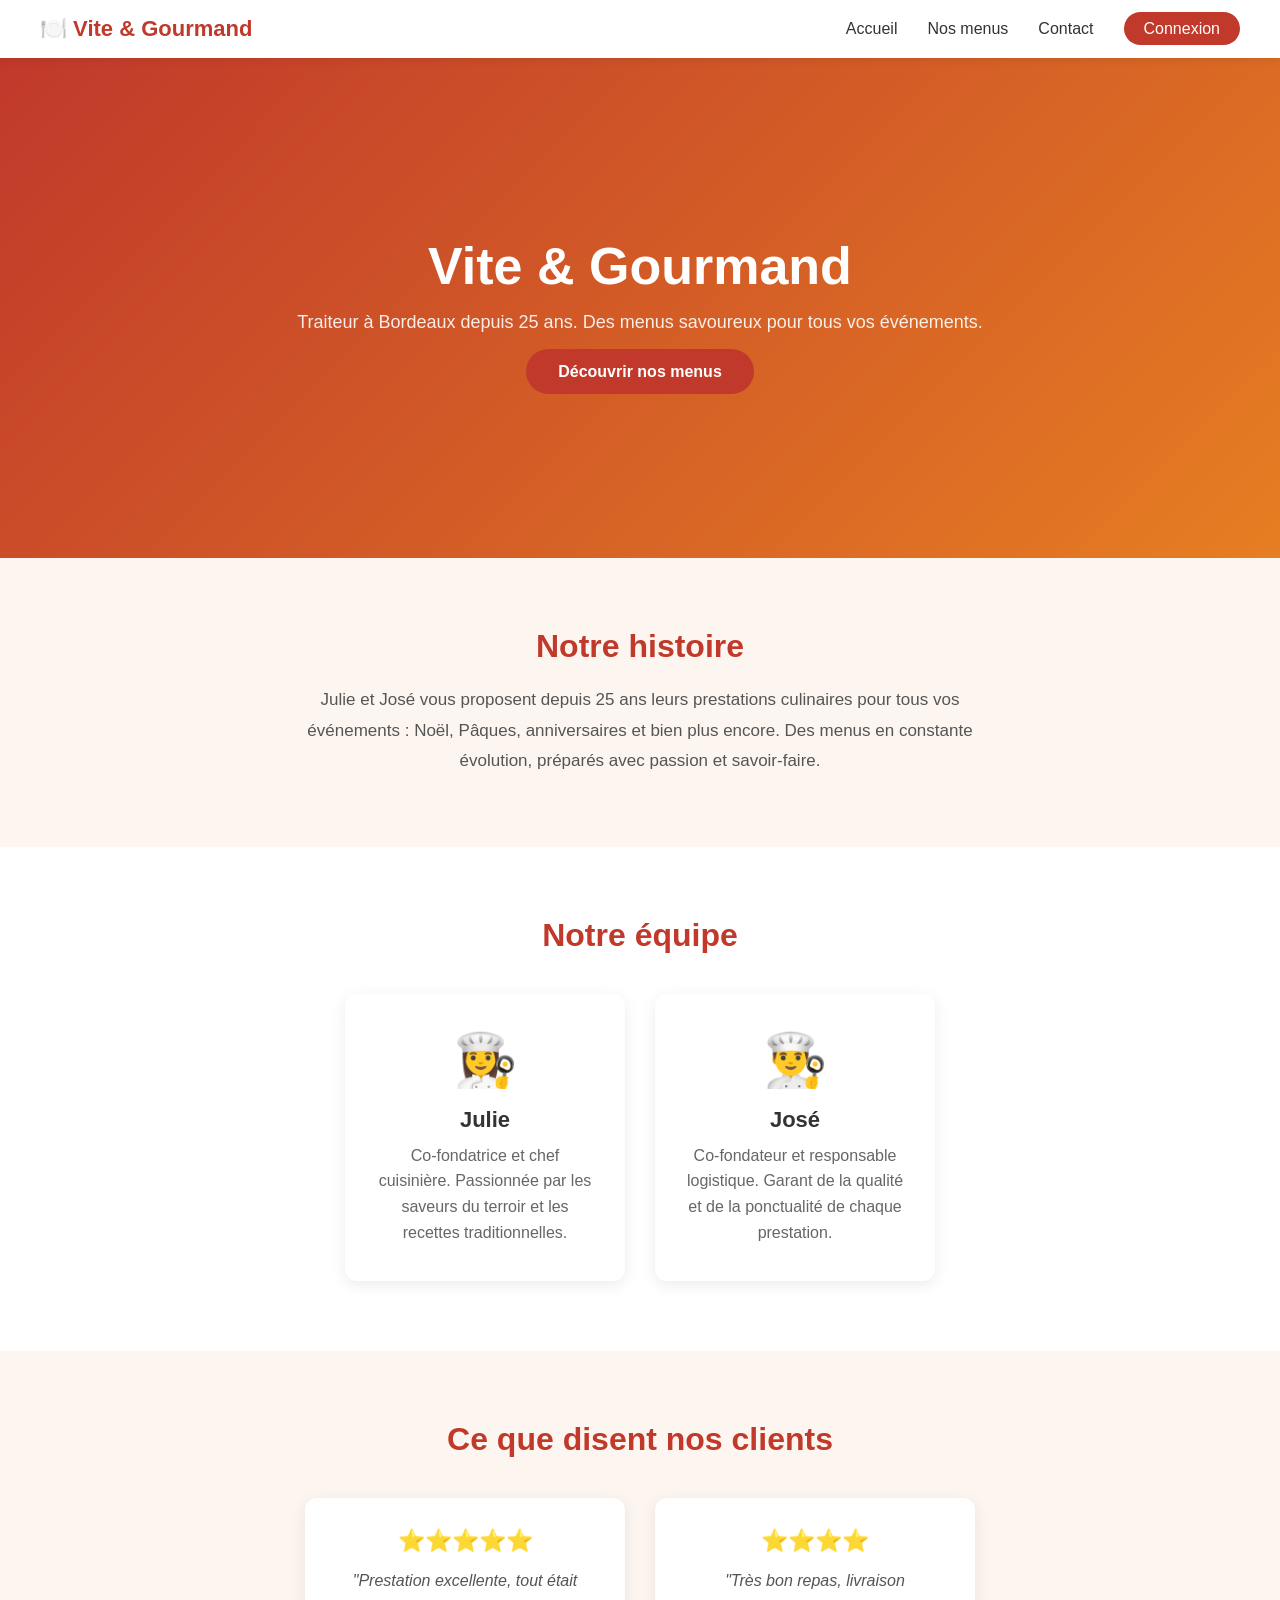
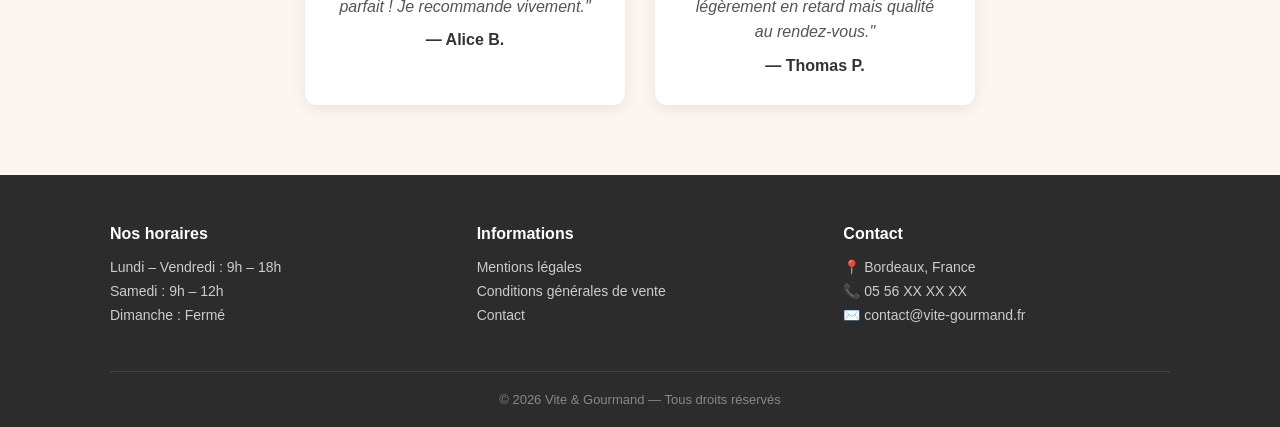
<file: public/index.html>
<!DOCTYPE html>
<html lang="fr">
<head>
  <meta charset="UTF-8">
  <meta name="viewport" content="width=device-width, initial-scale=1.0">
  <title>Vite & Gourmand</title>
  <link rel="stylesheet" href="css/style.css">
</head>
<body>

  <!-- NAVBAR -->
  <nav class="navbar">
    <div class="nav-logo">🍽️ Vite & Gourmand</div>
    <ul class="nav-links">
      <li><a href="index.html">Accueil</a></li>
      <li><a href="menus.html">Nos menus</a></li>
      <li><a href="contact.html">Contact</a></li>
      <li><a href="login.html" class="btn-connexion">Connexion</a></li>
    </ul>
  </nav>

  <!-- HERO -->
  <section class="hero">
    <div class="hero-content">
      <h1>Vite & Gourmand</h1>
      <p>Traiteur à Bordeaux depuis 25 ans. Des menus savoureux pour tous vos événements.</p>
      <a href="menus.html" class="btn-primary">Découvrir nos menus</a>
    </div>
  </section>

  <!-- PRÉSENTATION -->
  <section class="presentation">
    <div class="container">
      <h2>Notre histoire</h2>
      <p>Julie et José vous proposent depuis 25 ans leurs prestations culinaires pour tous vos événements : Noël, Pâques, anniversaires et bien plus encore. Des menus en constante évolution, préparés avec passion et savoir-faire.</p>
    </div>
  </section>

  <!-- ÉQUIPE -->
  <section class="equipe">
    <div class="container">
      <h2>Notre équipe</h2>
      <div class="equipe-cards">
        <div class="card">
          <div class="card-avatar">👩‍🍳</div>
          <h3>Julie</h3>
          <p>Co-fondatrice et chef cuisinière. Passionnée par les saveurs du terroir et les recettes traditionnelles.</p>
        </div>
        <div class="card">
          <div class="card-avatar">👨‍🍳</div>
          <h3>José</h3>
          <p>Co-fondateur et responsable logistique. Garant de la qualité et de la ponctualité de chaque prestation.</p>
        </div>
      </div>
    </div>
  </section>

  <!-- AVIS CLIENTS -->
  <section class="avis">
    <div class="container">
      <h2>Ce que disent nos clients</h2>
      <div class="avis-cards">
        <div class="avis-card">
          <div class="etoiles">⭐⭐⭐⭐⭐</div>
          <p>"Prestation excellente, tout était parfait ! Je recommande vivement."</p>
          <span>— Alice B.</span>
        </div>
        <div class="avis-card">
          <div class="etoiles">⭐⭐⭐⭐</div>
          <p>"Très bon repas, livraison légèrement en retard mais qualité au rendez-vous."</p>
          <span>— Thomas P.</span>
        </div>
      </div>
    </div>
  </section>

  <!-- FOOTER -->
  <footer class="footer">
    <div class="container">
      <div class="footer-grid">
        <div class="footer-horaires">
          <h4>Nos horaires</h4>
          <ul>
            <li>Lundi – Vendredi : 9h – 18h</li>
            <li>Samedi : 9h – 12h</li>
            <li>Dimanche : Fermé</li>
          </ul>
        </div>
        <div class="footer-links">
          <h4>Informations</h4>
          <ul>
            <li><a href="mentions-legales.html">Mentions légales</a></li>
            <li><a href="cgv.html">Conditions générales de vente</a></li>
            <li><a href="contact.html">Contact</a></li>
          </ul>
        </div>
        <div class="footer-contact">
          <h4>Contact</h4>
          <p>📍 Bordeaux, France</p>
          <p>📞 05 56 XX XX XX</p>
          <p>✉️ contact@vite-gourmand.fr</p>
        </div>
      </div>
      <div class="footer-bottom">
        <p>© 2026 Vite & Gourmand — Tous droits réservés</p>
      </div>
    </div>
  </footer>

</body>
</html>
</file>
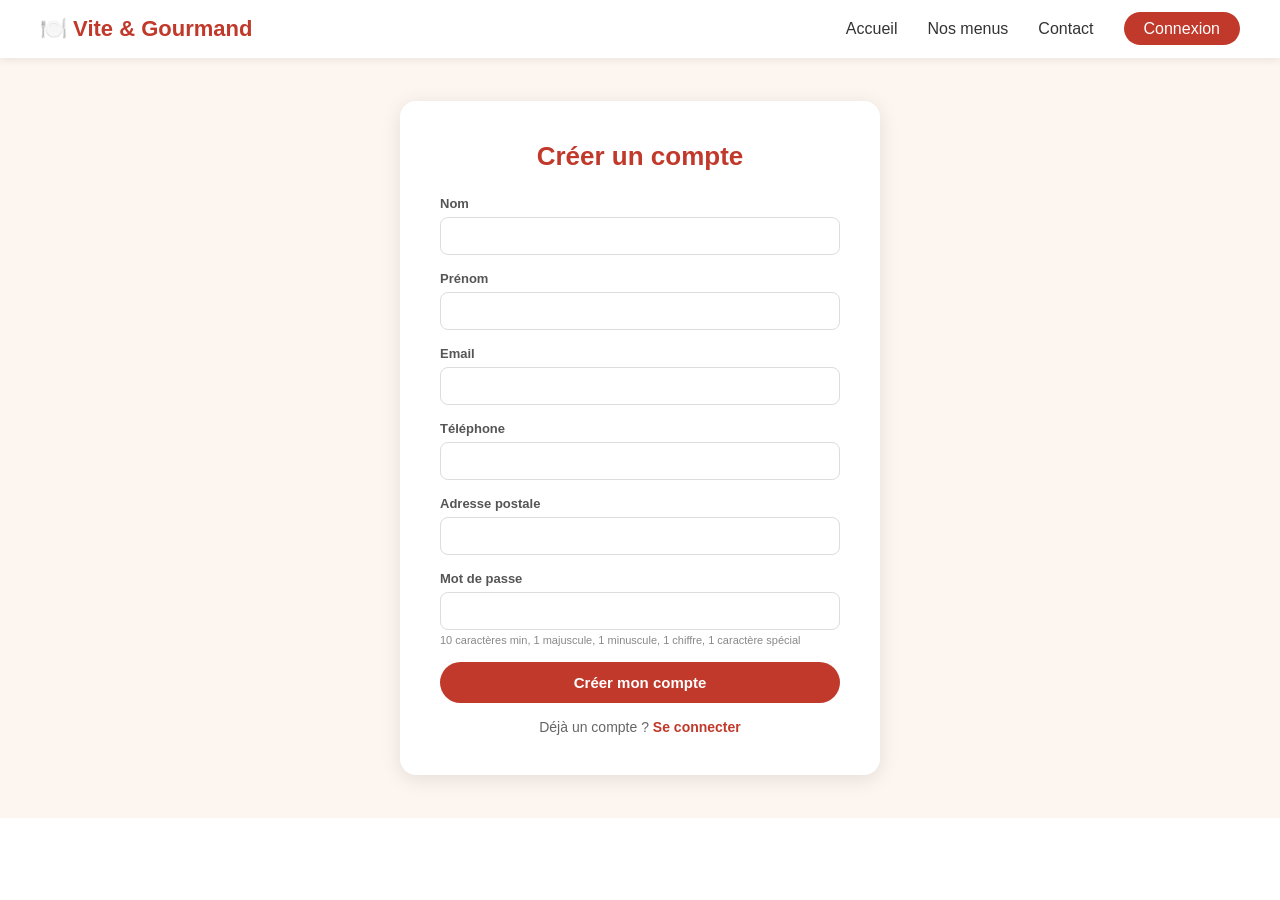
<file: public/inscription.html>
<!DOCTYPE html>
<html lang="fr">
<head>
<meta charset="UTF-8">
<title>Inscription – Vite & Gourmand</title>
<link rel="stylesheet" href="css/style.css">
</head>
<body>
<nav class="navbar">
  <div class="nav-logo">🍽️ Vite & Gourmand</div>
  <ul class="nav-links">
    <li><a href="index.html">Accueil</a></li>
    <li><a href="menus.html">Nos menus</a></li>
    <li><a href="contact.html">Contact</a></li>
    <li><a href="login.html" class="btn-connexion">Connexion</a></li>
  </ul>
</nav>
<section class="auth-section">
  <div class="auth-container">
    <div class="auth-box">
      <h2>Créer un compte</h2>
      <div id="msg-erreur" style="color:red;display:none;margin-bottom:10px"></div>
      <div id="msg-succes" style="color:green;display:none;margin-bottom:10px"></div>
      <div class="form-group"><label>Nom</label><input type="text" id="nom"></div>
      <div class="form-group"><label>Prénom</label><input type="text" id="prenom"></div>
      <div class="form-group"><label>Email</label><input type="email" id="email"></div>
      <div class="form-group"><label>Téléphone</label><input type="text" id="telephone"></div>
      <div class="form-group"><label>Adresse postale</label><input type="text" id="adresse"></div>
      <div class="form-group"><label>Mot de passe</label><input type="password" id="mdp">
        <small>10 caractères min, 1 majuscule, 1 minuscule, 1 chiffre, 1 caractère spécial</small>
      </div>
      <button class="btn-primary btn-full" onclick="sInscrire()">Créer mon compte</button>
      <p class="switch-auth">Déjà un compte ? <a href="login.html">Se connecter</a></p>
    </div>
  </div>
</section>
<script>
function sInscrire() {
  const nom = document.getElementById('nom').value.trim();
  const prenom = document.getElementById('prenom').value.trim();
  const email = document.getElementById('email').value.trim();
  const telephone = document.getElementById('telephone').value.trim();
  const adresse = document.getElementById('adresse').value.trim();
  const mdp = document.getElementById('mdp').value.trim();
  const erreur = document.getElementById('msg-erreur');
  const succes = document.getElementById('msg-succes');
  erreur.style.display = 'none';
  const regexMdp = /^(?=.*[a-z])(?=.*[A-Z])(?=.*\d)(?=.*[\W_]).{10,}$/;
  if (!nom || !prenom || !email || !telephone || !adresse || !mdp) {
    erreur.textContent = 'Veuillez remplir tous les champs.';
    erreur.style.display = 'block'; return;
  }
  if (!regexMdp.test(mdp)) {
    erreur.textContent = 'Mot de passe invalide : 10 caractères min, 1 majuscule, 1 minuscule, 1 chiffre, 1 caractère spécial.';
    erreur.style.display = 'block'; return;
  }
  const user = {nom, prenom, email, telephone, adresse, role: 'utilisateur'};
  localStorage.setItem('user', JSON.stringify(user));
  succes.textContent = 'Compte créé ! Un email de bienvenue vous a été envoyé. Redirection...';
  succes.style.display = 'block';
  setTimeout(() => window.location.href = 'index.html', 2000);
}
</script>
</body>
</html>
</file>
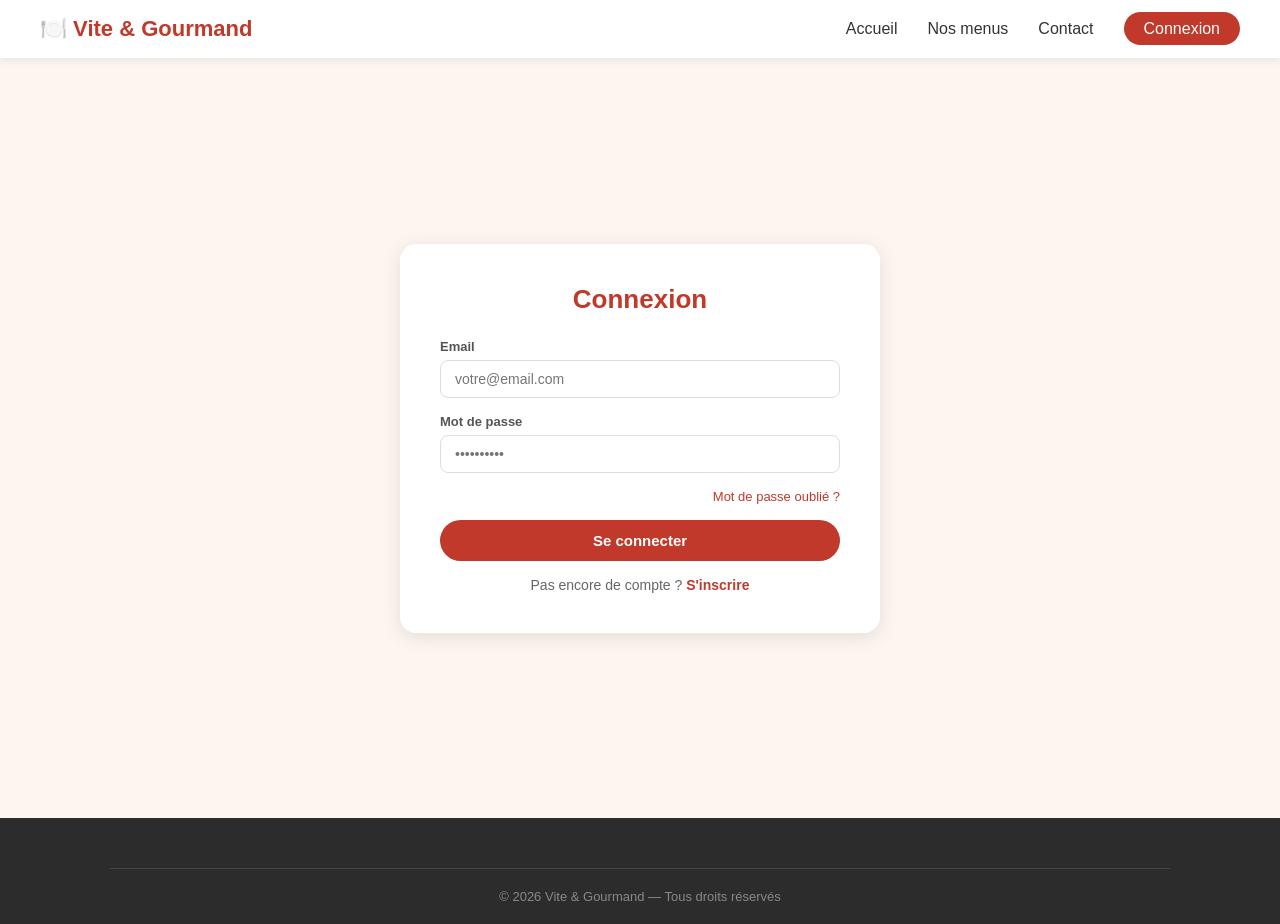
<file: public/login.html>
<!DOCTYPE html>
<html lang="fr">
<head>
  <meta charset="UTF-8">
  <meta name="viewport" content="width=device-width, initial-scale=1.0">
  <title>Connexion – Vite & Gourmand</title>
  <link rel="stylesheet" href="css/style.css">
</head>
<body>

  <nav class="navbar">
    <div class="nav-logo">🍽️ Vite & Gourmand</div>
    <ul class="nav-links">
      <li><a href="index.html">Accueil</a></li>
      <li><a href="menus.html">Nos menus</a></li>
      <li><a href="contact.html">Contact</a></li>
      <li><a href="login.html" class="btn-connexion">Connexion</a></li>
    </ul>
  </nav>

  <section class="auth-section">
    <div class="auth-container">

      <!-- CONNEXION -->
      <div class="auth-box" id="box-connexion">
        <h2>Connexion</h2>
        <div class="form-group">
          <label>Email</label>
          <input type="email" placeholder="votre@email.com">
        </div>
        <div class="form-group">
          <label>Mot de passe</label>
          <input type="password" placeholder="••••••••••">
        </div>
        <a href="#" class="forgot-password">Mot de passe oublié ?</a>
        <div id="msg-erreur" style="color:red;display:none;margin-bottom:10px"></div>
        <button class="btn-primary btn-full">Se connecter</button>
        <p class="switch-auth">Pas encore de compte ? <a href="inscription.html">S'inscrire</a></p>
      </div>

    </div>
  </section>

  <footer class="footer">
    <div class="container">
      <div class="footer-bottom">
        <p>© 2026 Vite & Gourmand — Tous droits réservés</p>
      </div>
    </div>
  </footer>
<script>
function seConnecter() {
  const email = document.getElementById('login-email').value.trim();
  const mdp = document.getElementById('login-mdp').value.trim();
  const erreur = document.getElementById('msg-erreur');
  const comptes = [
    {email:'admin@vite-gourmand.fr', mot_de_passe:'Admin@2026', role:'administrateur'},
    {email:'employe@vite-gourmand.fr', mot_de_passe:'Employe@2026', role:'employe'},
    {email:'user@vite-gourmand.fr', mot_de_passe:'User@2026', role:'utilisateur'}
  ];
  const compte = comptes.find(c => c.email === email && c.mot_de_passe === mdp);
  if (compte) {
    localStorage.setItem('user', JSON.stringify(compte));
    window.location.href = 'index.html';
  } else {
    erreur.textContent = 'Email ou mot de passe incorrect.';
    erreur.style.display = 'block';
  }
}
</script>
</body>
</html>
</file>
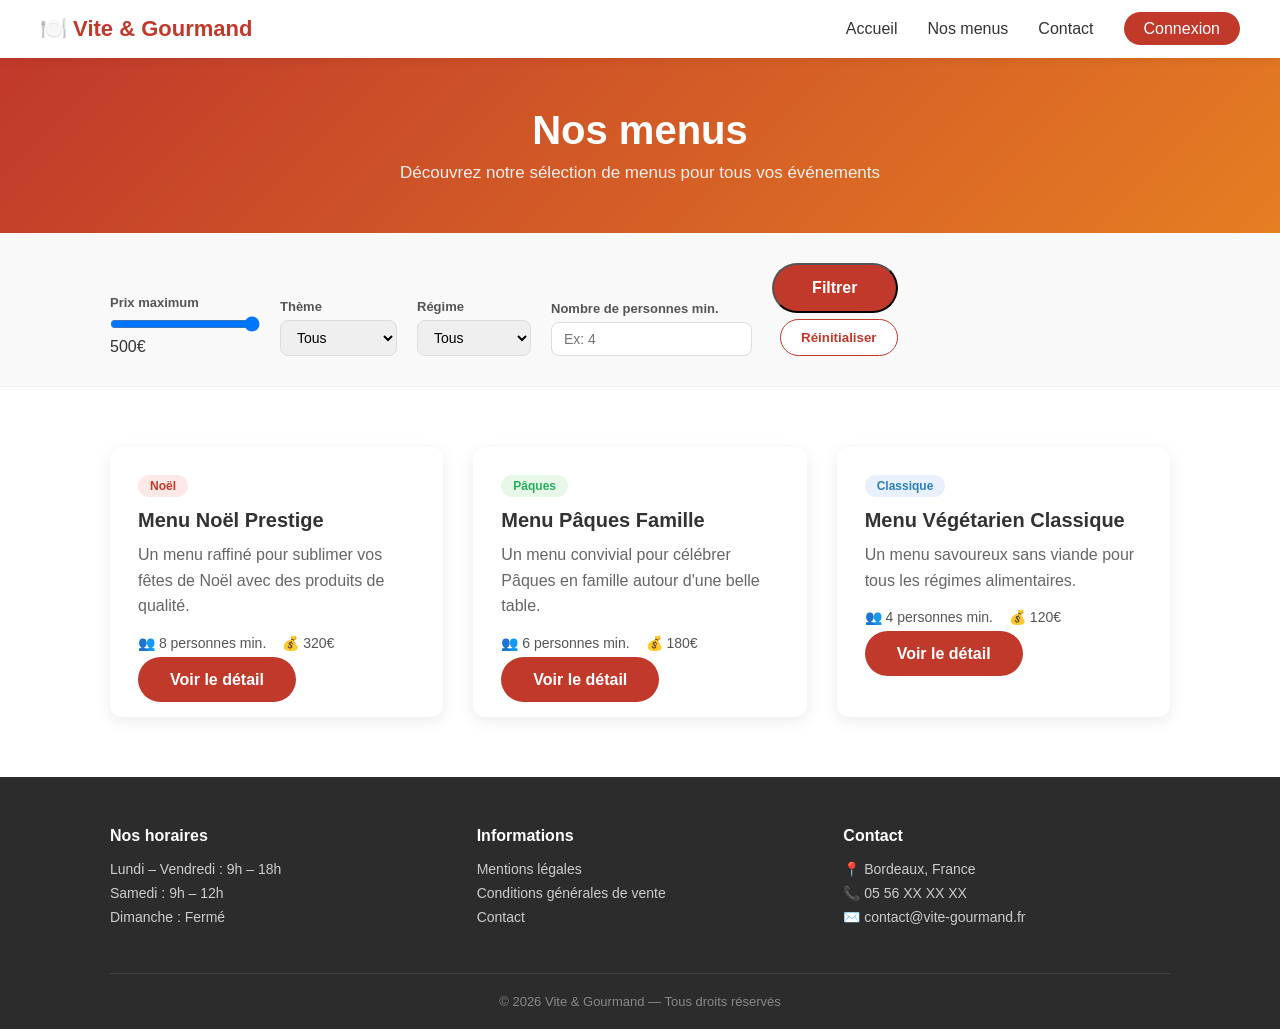
<file: public/menus.html>
<!DOCTYPE html>
<html lang="fr">
<head>
  <meta charset="UTF-8">
  <meta name="viewport" content="width=device-width, initial-scale=1.0">
  <title>Nos menus – Vite & Gourmand</title>
  <link rel="stylesheet" href="css/style.css">
</head>
<body>

  <!-- NAVBAR -->
  <nav class="navbar">
    <div class="nav-logo">🍽️ Vite & Gourmand</div>
    <ul class="nav-links">
      <li><a href="index.html">Accueil</a></li>
      <li><a href="menus.html">Nos menus</a></li>
      <li><a href="contact.html">Contact</a></li>
      <li><a href="login.html" class="btn-connexion">Connexion</a></li>
    </ul>
  </nav>

  <!-- TITRE PAGE -->
  <section class="page-header">
    <div class="container">
      <h1>Nos menus</h1>
      <p>Découvrez notre sélection de menus pour tous vos événements</p>
    </div>
  </section>

  <!-- FILTRES -->
  <section class="filtres">
    <div class="container">
      <div class="filtres-grid">

        <div class="filtre-item">
          <label>Prix maximum</label>
          <input type="range" id="filtre-prix" min="0" max="500" value="500">
          <span id="prix-label">500€</span>
        </div>

        <div class="filtre-item">
          <label>Thème</label>
          <select id="filtre-theme">
            <option value="">Tous</option>
            <option value="noel">Noël</option>
            <option value="paques">Pâques</option>
            <option value="classique">Classique</option>
            <option value="evenement">Événement</option>
          </select>
        </div>

        <div class="filtre-item">
          <label>Régime</label>
          <select id="filtre-regime">
            <option value="">Tous</option>
            <option value="classique">Classique</option>
            <option value="vegetarien">Végétarien</option>
            <option value="vegan">Vegan</option>
          </select>
        </div>

        <div class="filtre-item">
          <label>Nombre de personnes min.</label>
          <input type="number" id="filtre-personnes" min="1" placeholder="Ex: 4">
        </div>

        <div class="filtre-item">
          <button class="btn-primary" onclick="filtrerMenus()">Filtrer</button>
          <button class="btn-reset" onclick="resetFiltres()">Réinitialiser</button>
        </div>

      </div>
    </div>
  </section>

  <!-- LISTE DES MENUS -->
  <section class="menus-liste">
    <div class="container">
      <div class="menus-grid" id="menus-grid">

        <div class="menu-card" data-prix="320" data-theme="noel" data-regime="classique" data-personnes="8">
          <div class="menu-badge noel">Noël</div>
          <h3>Menu Noël Prestige</h3>
          <p>Un menu raffiné pour sublimer vos fêtes de Noël avec des produits de qualité.</p>
          <div class="menu-infos">
            <span>👥 8 personnes min.</span>
            <span>💰 320€</span>
          </div>
          <a href="detail-menu.html" class="btn-primary">Voir le détail</a>
        </div>

        <div class="menu-card" data-prix="180" data-theme="paques" data-regime="classique" data-personnes="6">
          <div class="menu-badge paques">Pâques</div>
          <h3>Menu Pâques Famille</h3>
          <p>Un menu convivial pour célébrer Pâques en famille autour d'une belle table.</p>
          <div class="menu-infos">
            <span>👥 6 personnes min.</span>
            <span>💰 180€</span>
          </div>
          <a href="detail-menu.html" class="btn-primary">Voir le détail</a>
        </div>

        <div class="menu-card" data-prix="120" data-theme="classique" data-regime="vegetarien" data-personnes="4">
          <div class="menu-badge classique">Classique</div>
          <h3>Menu Végétarien Classique</h3>
          <p>Un menu savoureux sans viande pour tous les régimes alimentaires.</p>
          <div class="menu-infos">
            <span>👥 4 personnes min.</span>
            <span>💰 120€</span>
          </div>
          <a href="detail-menu.html" class="btn-primary">Voir le détail</a>
        </div>

      </div>
      <p id="aucun-resultat" style="display:none; text-align:center; color:#888; margin-top:40px;">Aucun menu ne correspond à vos critères.</p>
    </div>
  </section>

  <!-- FOOTER -->
  <footer class="footer">
    <div class="container">
      <div class="footer-grid">
        <div class="footer-horaires">
          <h4>Nos horaires</h4>
          <ul>
            <li>Lundi – Vendredi : 9h – 18h</li>
            <li>Samedi : 9h – 12h</li>
            <li>Dimanche : Fermé</li>
          </ul>
        </div>
        <div class="footer-links">
          <h4>Informations</h4>
          <ul>
            <li><a href="mentions-legales.html">Mentions légales</a></li>
            <li><a href="cgv.html">Conditions générales de vente</a></li>
            <li><a href="contact.html">Contact</a></li>
          </ul>
        </div>
        <div class="footer-contact">
          <h4>Contact</h4>
          <p>📍 Bordeaux, France</p>
          <p>📞 05 56 XX XX XX</p>
          <p>✉️ contact@vite-gourmand.fr</p>
        </div>
      </div>
      <div class="footer-bottom">
        <p>© 2026 Vite & Gourmand — Tous droits réservés</p>
      </div>
    </div>
  </footer>

  <script src="js/filtres.js"></script>
</body>
</html>
</file>
<file: public/css/style.css>
* {
  margin: 0;
  padding: 0;
  box-sizing: border-box;
}

body {
  font-family: 'Segoe UI', sans-serif;
  color: #333;
}

.container {
  max-width: 1100px;
  margin: 0 auto;
  padding: 0 20px;
}

/* NAVBAR */
.navbar {
  display: flex;
  justify-content: space-between;
  align-items: center;
  padding: 16px 40px;
  background: #fff;
  box-shadow: 0 2px 8px rgba(0,0,0,0.08);
  position: sticky;
  top: 0;
  z-index: 100;
}

.nav-logo {
  font-size: 22px;
  font-weight: 700;
  color: #c0392b;
}

.nav-links {
  list-style: none;
  display: flex;
  gap: 30px;
  align-items: center;
}

.nav-links a {
  text-decoration: none;
  color: #333;
  font-weight: 500;
  transition: color 0.2s;
}

.nav-links a:hover {
  color: #c0392b;
}

.btn-connexion {
  background: #c0392b;
  color: #fff !important;
  padding: 8px 20px;
  border-radius: 25px;
}

.btn-connexion:hover {
  background: #a93226;
}

/* HERO */
.hero {
  background: linear-gradient(135deg, #c0392b, #e67e22);
  height: 500px;
  display: flex;
  align-items: center;
  justify-content: center;
  text-align: center;
  color: #fff;
}

.hero-content h1 {
  font-size: 52px;
  margin-bottom: 16px;
}

.hero-content p {
  font-size: 18px;
  margin-bottom: 30px;
  opacity: 0.9;
}

.btn-primary {
  background: #c0392b;
  color: #fff;
  padding: 14px 32px;
  border-radius: 30px;
  text-decoration: none;
  font-weight: 600;
  font-size: 16px;
  transition: background 0.2s;
}

.btn-primary:hover {
  background: #a93226;
}

/* PRÉSENTATION */
.presentation {
  padding: 70px 0;
  text-align: center;
  background: #fdf6f0;
}

.presentation h2 {
  font-size: 32px;
  margin-bottom: 20px;
  color: #c0392b;
}

.presentation p {
  font-size: 17px;
  line-height: 1.8;
  max-width: 700px;
  margin: 0 auto;
  color: #555;
}

/* ÉQUIPE */
.equipe {
  padding: 70px 0;
  text-align: center;
}

.equipe h2 {
  font-size: 32px;
  margin-bottom: 40px;
  color: #c0392b;
}

.equipe-cards {
  display: flex;
  gap: 30px;
  justify-content: center;
  flex-wrap: wrap;
}

.card {
  background: #fff;
  border-radius: 12px;
  padding: 36px 30px;
  width: 280px;
  box-shadow: 0 4px 16px rgba(0,0,0,0.08);
  transition: transform 0.2s;
}

.card:hover {
  transform: translateY(-4px);
}

.card-avatar {
  font-size: 52px;
  margin-bottom: 16px;
}

.card h3 {
  font-size: 22px;
  margin-bottom: 10px;
  color: #333;
}

.card p {
  color: #666;
  line-height: 1.6;
}

/* AVIS */
.avis {
  padding: 70px 0;
  background: #fdf6f0;
  text-align: center;
}

.avis h2 {
  font-size: 32px;
  margin-bottom: 40px;
  color: #c0392b;
}

.avis-cards {
  display: flex;
  gap: 30px;
  justify-content: center;
  flex-wrap: wrap;
}

.avis-card {
  background: #fff;
  border-radius: 12px;
  padding: 30px;
  width: 320px;
  box-shadow: 0 4px 16px rgba(0,0,0,0.08);
}

.etoiles {
  font-size: 22px;
  margin-bottom: 14px;
}

.avis-card p {
  font-style: italic;
  color: #555;
  line-height: 1.6;
  margin-bottom: 12px;
}

.avis-card span {
  font-weight: 600;
  color: #333;
}

/* FOOTER */
.footer {
  background: #2c2c2c;
  color: #ccc;
  padding: 50px 0 20px;
}

.footer-grid {
  display: grid;
  grid-template-columns: repeat(auto-fit, minmax(200px, 1fr));
  gap: 40px;
  margin-bottom: 40px;
}

.footer h4 {
  color: #fff;
  font-size: 16px;
  margin-bottom: 16px;
}

.footer ul {
  list-style: none;
}

.footer ul li {
  margin-bottom: 8px;
  font-size: 14px;
}

.footer a {
  color: #ccc;
  text-decoration: none;
  transition: color 0.2s;
}

.footer a:hover {
  color: #c0392b;
}

.footer-contact p {
  margin-bottom: 8px;
  font-size: 14px;
}

.footer-bottom {
  border-top: 1px solid #444;
  padding-top: 20px;
  text-align: center;
  font-size: 13px;
  color: #888;
}
/* PAGE HEADER */
.page-header {
  background: linear-gradient(135deg, #c0392b, #e67e22);
  color: #fff;
  padding: 50px 0;
  text-align: center;
}

.page-header h1 {
  font-size: 40px;
  margin-bottom: 10px;
}

.page-header p {
  font-size: 17px;
  opacity: 0.9;
}

/* FILTRES */
.filtres {
  background: #f9f9f9;
  padding: 30px 0;
  border-bottom: 1px solid #eee;
}

.filtres-grid {
  display: flex;
  flex-wrap: wrap;
  gap: 20px;
  align-items: flex-end;
}

.filtre-item {
  display: flex;
  flex-direction: column;
  gap: 6px;
}

.filtre-item label {
  font-size: 13px;
  font-weight: 600;
  color: #555;
}

.filtre-item input[type="range"] {
  width: 150px;
}

.filtre-item select,
.filtre-item input[type="number"] {
  padding: 8px 12px;
  border: 1px solid #ddd;
  border-radius: 8px;
  font-size: 14px;
}

.btn-reset {
  background: #fff;
  color: #c0392b;
  border: 1px solid #c0392b;
  padding: 10px 20px;
  border-radius: 25px;
  cursor: pointer;
  font-weight: 600;
  margin-left: 8px;
  transition: all 0.2s;
}

.btn-reset:hover {
  background: #c0392b;
  color: #fff;
}

/* MENUS LISTE */
.menus-liste {
  padding: 60px 0;
}

.menus-grid {
  display: grid;
  grid-template-columns: repeat(auto-fit, minmax(300px, 1fr));
  gap: 30px;
}

.menu-card {
  background: #fff;
  border-radius: 12px;
  padding: 28px;
  box-shadow: 0 4px 16px rgba(0,0,0,0.08);
  transition: transform 0.2s;
  position: relative;
}

.menu-card:hover {
  transform: translateY(-4px);
}

.menu-badge {
  display: inline-block;
  padding: 4px 12px;
  border-radius: 20px;
  font-size: 12px;
  font-weight: 600;
  margin-bottom: 12px;
}

.menu-badge.noel { background: #fde8e8; color: #c0392b; }
.menu-badge.paques { background: #e8f8e8; color: #27ae60; }
.menu-badge.classique { background: #e8f0fe; color: #2980b9; }
.menu-badge.evenement { background: #fef3e8; color: #e67e22; }

.menu-card h3 {
  font-size: 20px;
  margin-bottom: 10px;
  color: #333;
}

.menu-card p {
  color: #666;
  line-height: 1.6;
  margin-bottom: 16px;
}

.menu-infos {
  display: flex;
  gap: 16px;
  margin-bottom: 20px;
  font-size: 14px;
  color: #555;
}
/* AUTH */
.auth-section {
  min-height: calc(100vh - 140px);
  display: flex;
  align-items: center;
  justify-content: center;
  background: #fdf6f0;
  padding: 40px 20px;
}

.auth-container {
  width: 100%;
  max-width: 480px;
}

.auth-box {
  background: #fff;
  border-radius: 16px;
  padding: 40px;
  box-shadow: 0 4px 20px rgba(0,0,0,0.1);
}

.auth-box h2 {
  font-size: 26px;
  margin-bottom: 24px;
  color: #c0392b;
  text-align: center;
}

.form-group {
  margin-bottom: 16px;
}

.form-group label {
  display: block;
  font-size: 13px;
  font-weight: 600;
  color: #555;
  margin-bottom: 6px;
}

.form-group input {
  width: 100%;
  padding: 10px 14px;
  border: 1px solid #ddd;
  border-radius: 8px;
  font-size: 14px;
  transition: border 0.2s;
}

.form-group input:focus {
  outline: none;
  border-color: #c0392b;
}

.form-group small {
  font-size: 11px;
  color: #888;
  margin-top: 4px;
  display: block;
}

.form-row {
  display: grid;
  grid-template-columns: 1fr 1fr;
  gap: 12px;
}

.forgot-password {
  display: block;
  text-align: right;
  font-size: 13px;
  color: #c0392b;
  text-decoration: none;
  margin-bottom: 16px;
}

.btn-full {
  width: 100%;
  padding: 12px;
  font-size: 15px;
  border: none;
  cursor: pointer;
}

.switch-auth {
  text-align: center;
  margin-top: 16px;
  font-size: 14px;
  color: #666;
}

.switch-auth a {
  color: #c0392b;
  font-weight: 600;
  text-decoration: none;
}
</file>
